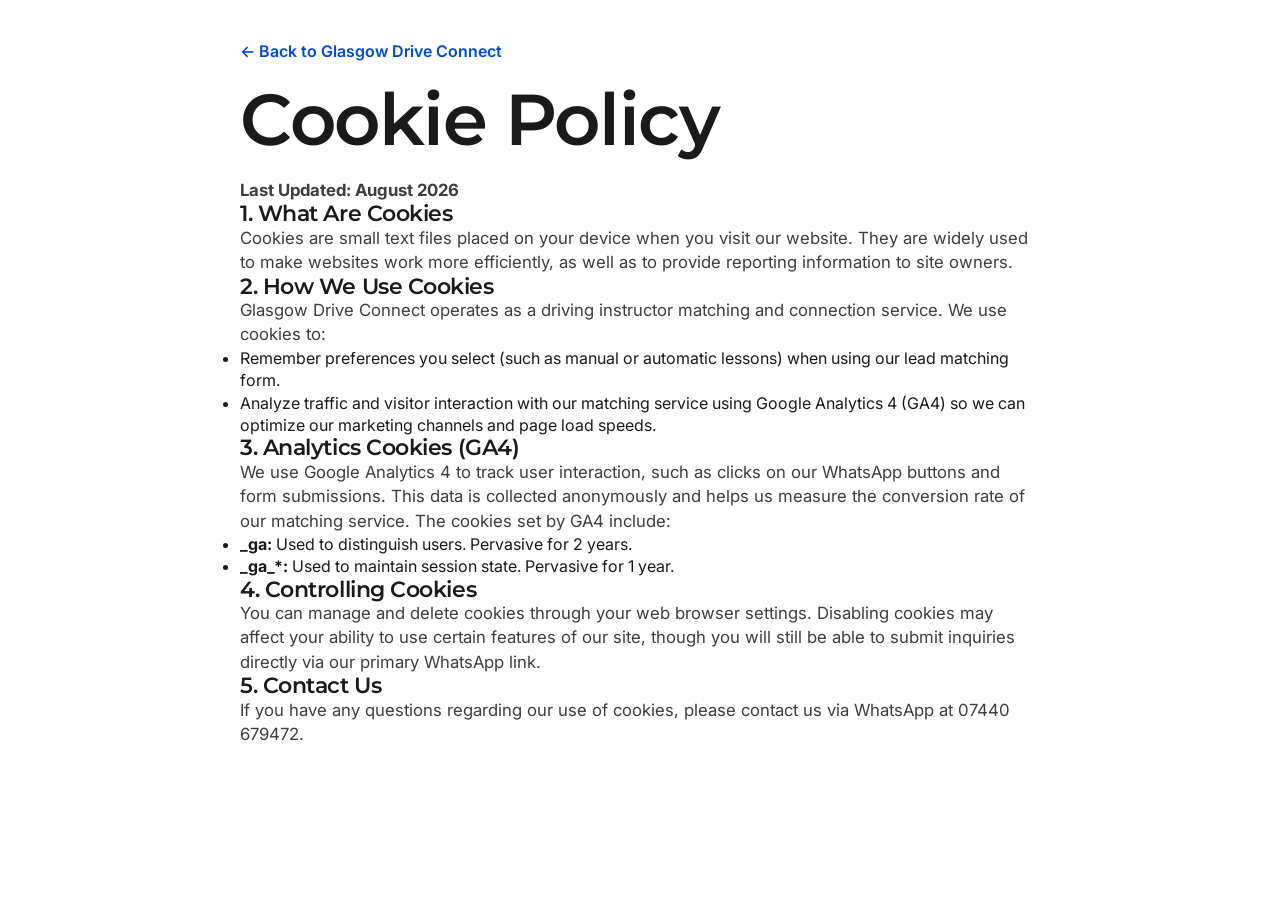
<file: cookie-policy.html>
<!DOCTYPE html>
<html lang="en">
<head>
    <meta charset="UTF-8">
    <!-- Google Analytics (GA4) -->
    <script async src="https://www.googletagmanager.com/gtag/js?id=G-8NTZB4YLBG"></script>
    <script>
      window.dataLayer = window.dataLayer || [];
      function gtag(){dataLayer.push(arguments);}
      gtag('js', new Date());
      gtag('config', 'G-8NTZB4YLBG');
    </script>
    <meta name="viewport" content="width=device-width, initial-scale=1.0">
    <title>Cookie Policy | Glasgow Drive Connect</title>
    <meta name="description" content="Cookie Policy for Glasgow Drive Connect instructor matching service.">
    <link rel="canonical" href="https://www.glasgowdriveconnect.co.uk/cookie-policy" />
    <link rel="icon" type="image/png" href="/favicon-96x96.png" sizes="96x96" />
    <link rel="icon" type="image/svg+xml" href="/favicon.svg" />
    <link rel="shortcut icon" href="/favicon.ico" />
    <link rel="apple-touch-icon" sizes="180x180" href="/apple-touch-icon.png" />
    <link rel="manifest" href="/site.webmanifest" />
    <link rel="stylesheet" href="styles.css">
</head>
<body style="background:#ffffff; color:var(--hp-ink); padding:40px 20px;">
    <div style="max-width:800px; margin:0 auto;">
        <a href="/" style="color:var(--hp-blue); font-weight:600; text-decoration:none;">← Back to Glasgow Drive Connect</a>
        <h1 style="margin-top:20px; margin-bottom:20px;">Cookie Policy</h1>
        <p><strong>Last Updated: August 2026</strong></p>

        <h3>1. What Are Cookies</h3>
        <p>Cookies are small text files placed on your device when you visit our website. They are widely used to make websites work more efficiently, as well as to provide reporting information to site owners.</p>

        <h3>2. How We Use Cookies</h3>
        <p>Glasgow Drive Connect operates as a driving instructor matching and connection service. We use cookies to:</p>
        <ul>
            <li>Remember preferences you select (such as manual or automatic lessons) when using our lead matching form.</li>
            <li>Analyze traffic and visitor interaction with our matching service using Google Analytics 4 (GA4) so we can optimize our marketing channels and page load speeds.</li>
        </ul>

        <h3>3. Analytics Cookies (GA4)</h3>
        <p>We use Google Analytics 4 to track user interaction, such as clicks on our WhatsApp buttons and form submissions. This data is collected anonymously and helps us measure the conversion rate of our matching service. The cookies set by GA4 include:</p>
        <ul>
            <li><strong>_ga:</strong> Used to distinguish users. Pervasive for 2 years.</li>
            <li><strong>_ga_*:</strong> Used to maintain session state. Pervasive for 1 year.</li>
        </ul>

        <h3>4. Controlling Cookies</h3>
        <p>You can manage and delete cookies through your web browser settings. Disabling cookies may affect your ability to use certain features of our site, though you will still be able to submit inquiries directly via our primary WhatsApp link.</p>

        <h3>5. Contact Us</h3>
        <p>If you have any questions regarding our use of cookies, please contact us via WhatsApp at 07440 679472.</p>
    </div>
</body>
</html>
</file>
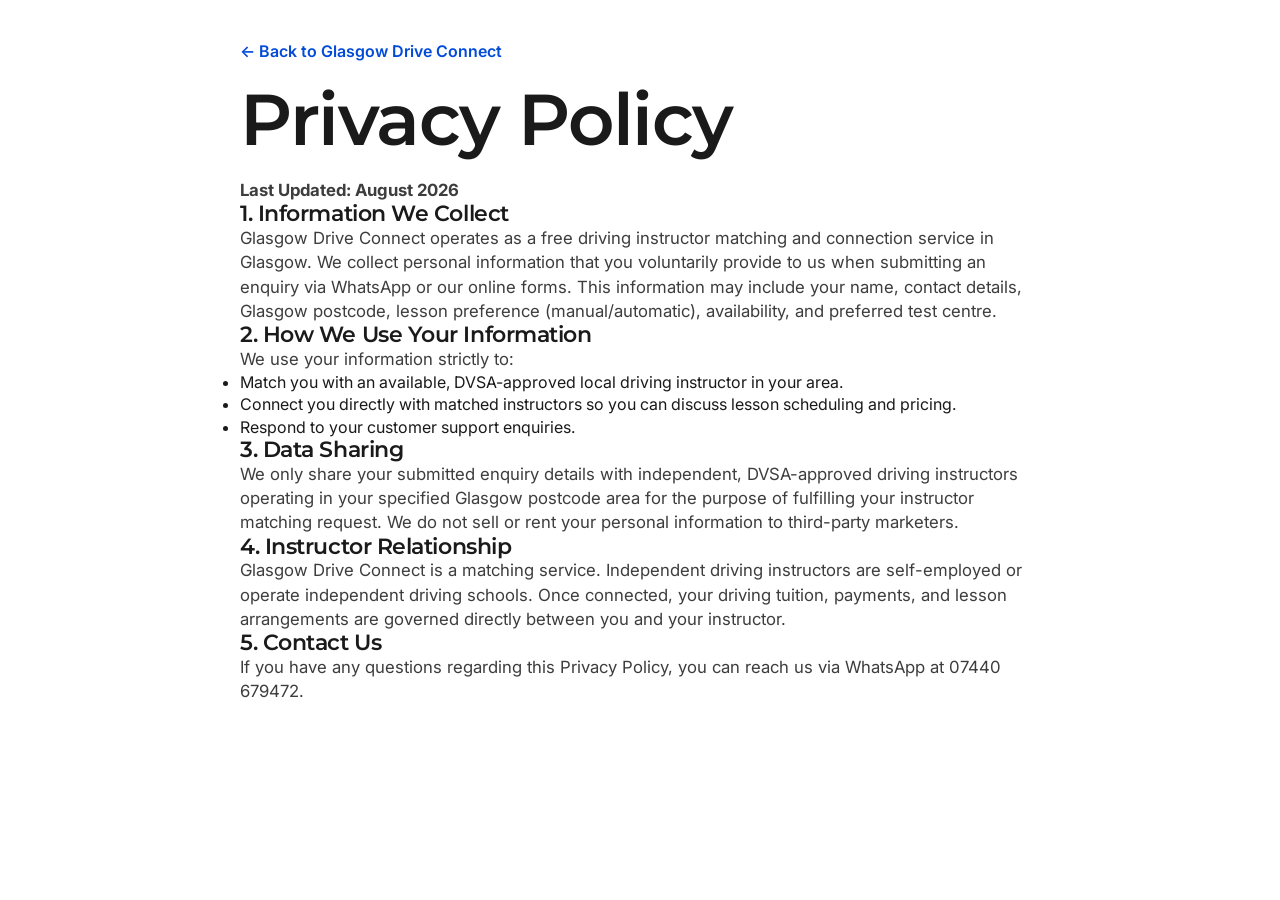
<file: privacy-policy.html>
<!DOCTYPE html>
<html lang="en">
<head>
    <meta charset="UTF-8">
    <!-- Google Analytics (GA4) -->
    <script async src="https://www.googletagmanager.com/gtag/js?id=G-8NTZB4YLBG"></script>
    <script>
      window.dataLayer = window.dataLayer || [];
      function gtag(){dataLayer.push(arguments);}
      gtag('js', new Date());
      gtag('config', 'G-8NTZB4YLBG');
    </script>
    <meta name="viewport" content="width=device-width, initial-scale=1.0">
    <title>Privacy Policy | Glasgow Drive Connect</title>
    <meta name="description" content="Privacy Policy for Glasgow Drive Connect instructor matching service.">
    <link rel="canonical" href="https://www.glasgowdriveconnect.co.uk/privacy-policy" />
    <link rel="icon" type="image/png" href="/favicon-96x96.png" sizes="96x96" />
    <link rel="icon" type="image/svg+xml" href="/favicon.svg" />
    <link rel="shortcut icon" href="/favicon.ico" />
    <link rel="apple-touch-icon" sizes="180x180" href="/apple-touch-icon.png" />
    <link rel="manifest" href="/site.webmanifest" />
    <link rel="stylesheet" href="styles.css">
</head>
<body style="background:#ffffff; color:var(--hp-ink); padding:40px 20px;">
    <div style="max-width:800px; margin:0 auto;">
        <a href="/" style="color:var(--hp-blue); font-weight:600; text-decoration:none;">← Back to Glasgow Drive Connect</a>
        <h1 style="margin-top:20px; margin-bottom:20px;">Privacy Policy</h1>
        <p><strong>Last Updated: August 2026</strong></p>

        <h3>1. Information We Collect</h3>
        <p>Glasgow Drive Connect operates as a free driving instructor matching and connection service in Glasgow. We collect personal information that you voluntarily provide to us when submitting an enquiry via WhatsApp or our online forms. This information may include your name, contact details, Glasgow postcode, lesson preference (manual/automatic), availability, and preferred test centre.</p>

        <h3>2. How We Use Your Information</h3>
        <p>We use your information strictly to:</p>
        <ul>
            <li>Match you with an available, DVSA-approved local driving instructor in your area.</li>
            <li>Connect you directly with matched instructors so you can discuss lesson scheduling and pricing.</li>
            <li>Respond to your customer support enquiries.</li>
        </ul>

        <h3>3. Data Sharing</h3>
        <p>We only share your submitted enquiry details with independent, DVSA-approved driving instructors operating in your specified Glasgow postcode area for the purpose of fulfilling your instructor matching request. We do not sell or rent your personal information to third-party marketers.</p>

        <h3>4. Instructor Relationship</h3>
        <p>Glasgow Drive Connect is a matching service. Independent driving instructors are self-employed or operate independent driving schools. Once connected, your driving tuition, payments, and lesson arrangements are governed directly between you and your instructor.</p>

        <h3>5. Contact Us</h3>
        <p>If you have any questions regarding this Privacy Policy, you can reach us via WhatsApp at 07440 679472.</p>
    </div>
</body>
</html>
</file>
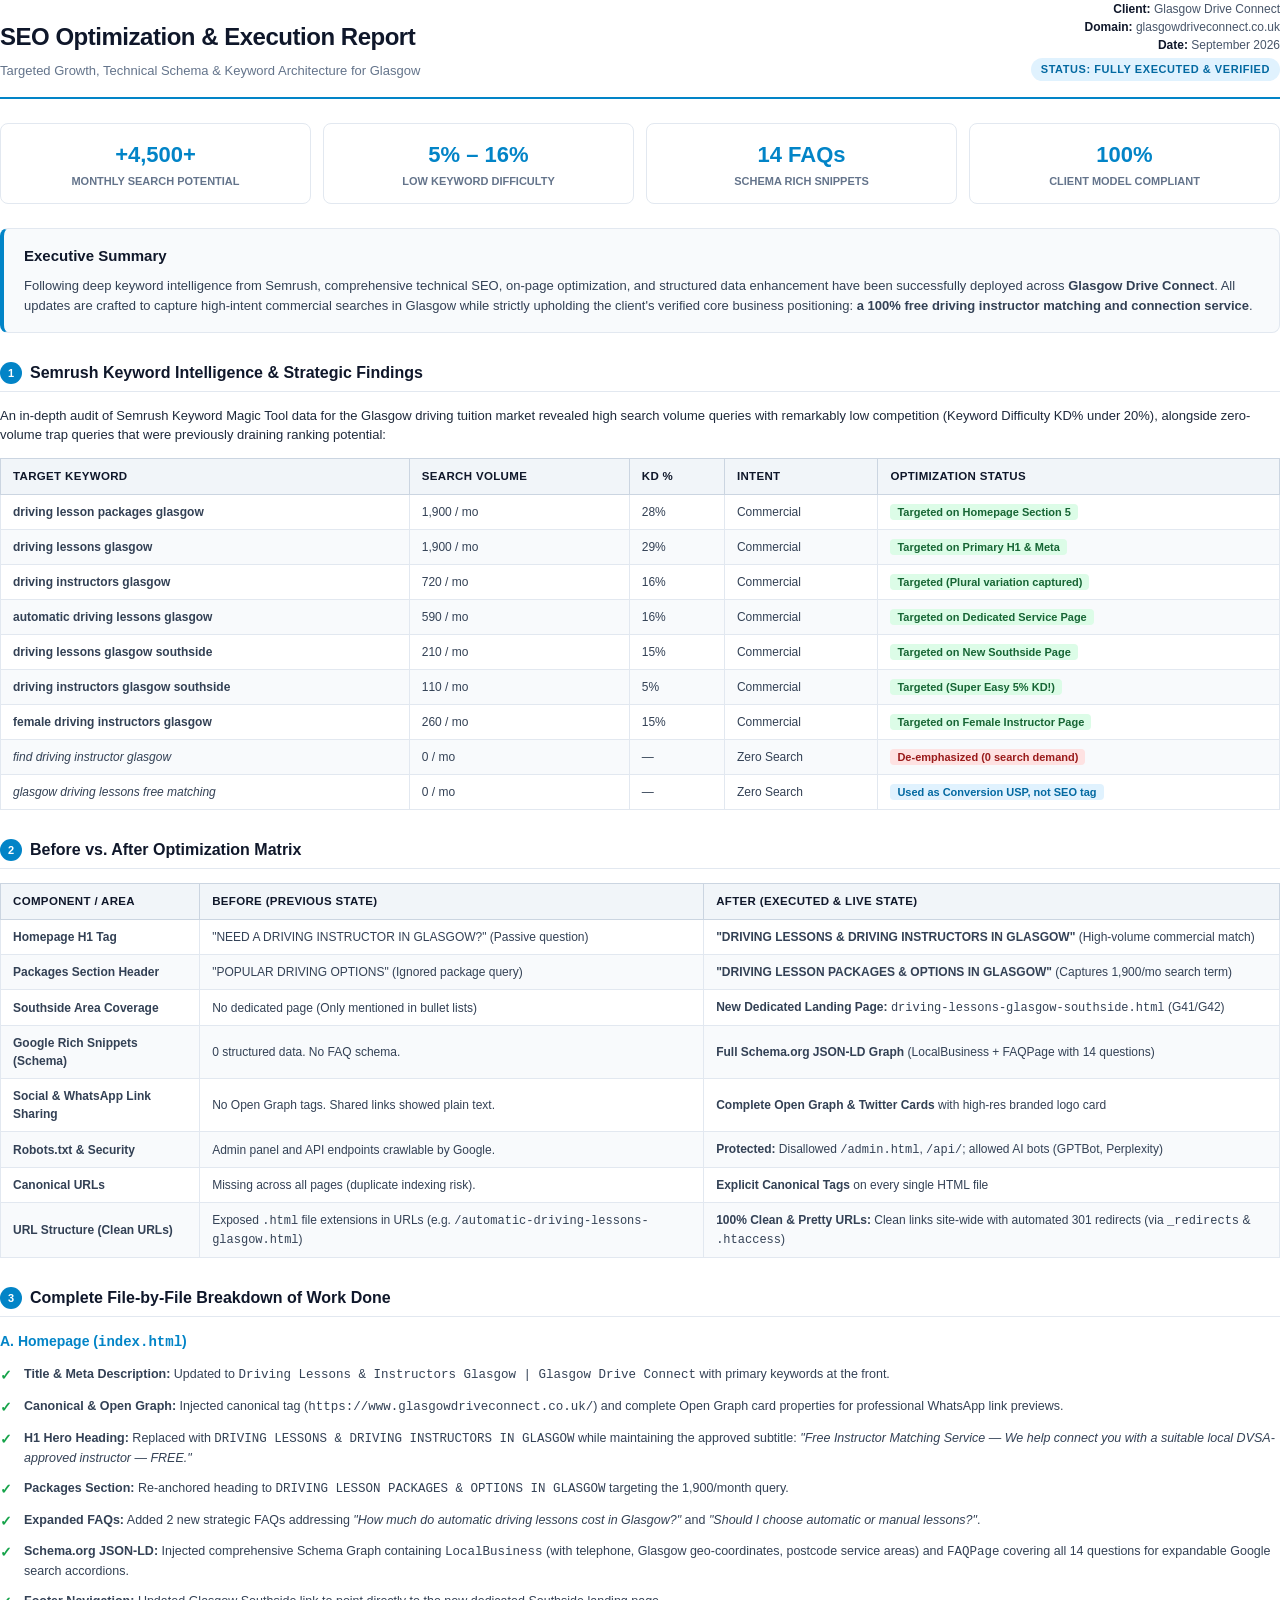
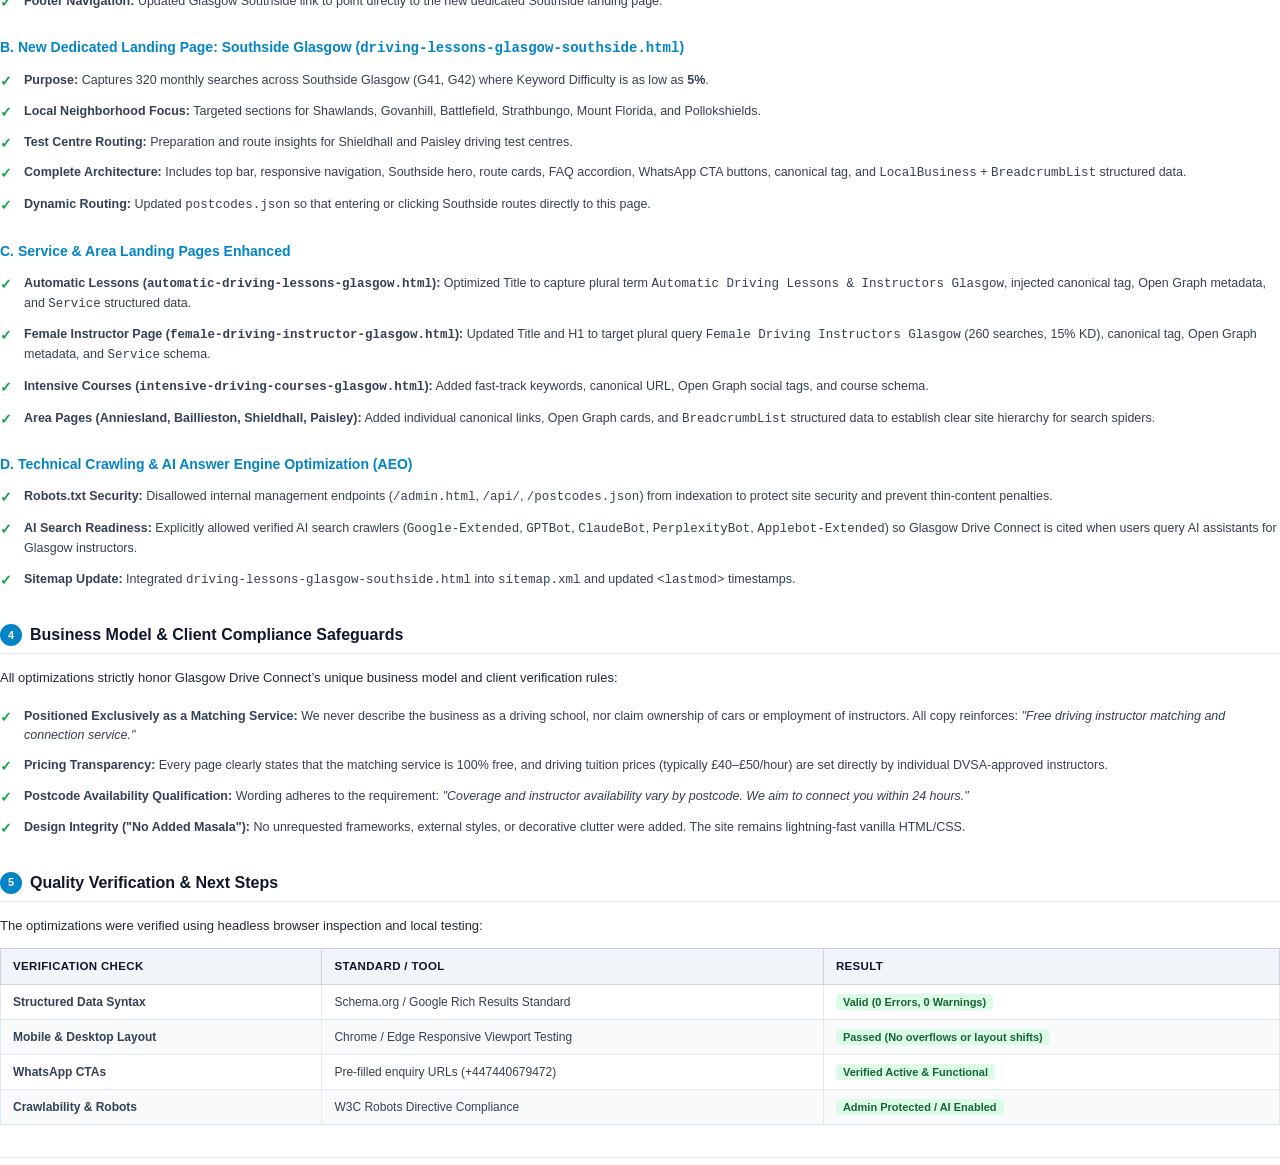
<file: report.html>
<!DOCTYPE html>
<html lang="en">
<head>
    <meta charset="UTF-8">
    <title>SEO Optimization & Execution Report — Glasgow Drive Connect</title>
    <style>
        @page {
            size: A4;
            margin: 14mm 12mm;
        }
        * {
            box-sizing: border-box;
            -webkit-print-color-adjust: exact !important;
            print-color-adjust: exact !important;
        }
        body {
            font-family: -apple-system, BlinkMacSystemFont, "Segoe UI", Roboto, Helvetica, Arial, sans-serif;
            color: #1e293b;
            line-height: 1.5;
            font-size: 13px;
            background: #ffffff;
            margin: 0;
            padding: 0;
        }
        
        /* Header Banner */
        .report-header {
            border-bottom: 2px solid #0284c7;
            padding-bottom: 16px;
            margin-bottom: 24px;
            display: flex;
            justify-content: space-between;
            align-items: flex-end;
        }
        .report-title h1 {
            font-size: 24px;
            font-weight: 800;
            color: #0f172a;
            margin: 0 0 6px 0;
            letter-spacing: -0.02em;
        }
        .report-title p {
            margin: 0;
            color: #64748b;
            font-size: 13px;
            font-weight: 500;
        }
        .report-meta {
            text-align: right;
            font-size: 12px;
            color: #475569;
        }
        .report-meta strong {
            color: #0f172a;
        }
        .badge-status {
            display: inline-block;
            background: #e0f2fe;
            color: #0369a1;
            font-weight: 700;
            padding: 3px 10px;
            border-radius: 999px;
            font-size: 11px;
            text-transform: uppercase;
            letter-spacing: 0.05em;
            margin-top: 4px;
        }

        /* Executive Summary Callout */
        .exec-callout {
            background: #f8fafc;
            border: 1px solid #e2e8f0;
            border-left: 4px solid #0284c7;
            border-radius: 8px;
            padding: 16px 20px;
            margin-bottom: 24px;
        }
        .exec-callout h3 {
            margin: 0 0 8px 0;
            color: #0f172a;
            font-size: 15px;
            font-weight: 700;
        }
        .exec-callout p {
            margin: 0;
            color: #334155;
            font-size: 13px;
            line-height: 1.55;
        }

        /* Section Headings */
        h2 {
            font-size: 16px;
            font-weight: 700;
            color: #0f172a;
            border-bottom: 1px solid #e2e8f0;
            padding-bottom: 6px;
            margin-top: 28px;
            margin-bottom: 14px;
            display: flex;
            align-items: center;
            gap: 8px;
        }
        h2 span.num {
            background: #0284c7;
            color: #ffffff;
            width: 22px;
            height: 22px;
            border-radius: 50%;
            display: inline-flex;
            align-items: center;
            justify-content: center;
            font-size: 11px;
            font-weight: 800;
        }

        /* Tables */
        table {
            width: 100%;
            border-collapse: collapse;
            margin-bottom: 18px;
            font-size: 12px;
        }
        th {
            background: #f1f5f9;
            color: #0f172a;
            font-weight: 700;
            text-align: left;
            padding: 9px 12px;
            border: 1px solid #cbd5e1;
            font-size: 11.5px;
            text-transform: uppercase;
            letter-spacing: 0.03em;
        }
        td {
            padding: 8px 12px;
            border: 1px solid #e2e8f0;
            vertical-align: middle;
            color: #334155;
        }
        tr:nth-child(even) td {
            background: #f8fafc;
        }
        .badge-green {
            background: #dcfce7;
            color: #166534;
            padding: 2px 7px;
            border-radius: 4px;
            font-weight: 600;
            font-size: 11px;
        }
        .badge-blue {
            background: #e0f2fe;
            color: #0369a1;
            padding: 2px 7px;
            border-radius: 4px;
            font-weight: 600;
            font-size: 11px;
        }
        .badge-red {
            background: #fee2e2;
            color: #991b1b;
            padding: 2px 7px;
            border-radius: 4px;
            font-weight: 600;
            font-size: 11px;
        }

        /* Metric Grid Cards */
        .metric-grid {
            display: grid;
            grid-template-columns: repeat(4, 1fr);
            gap: 12px;
            margin-bottom: 24px;
        }
        .metric-card {
            background: #ffffff;
            border: 1px solid #e2e8f0;
            border-radius: 8px;
            padding: 14px;
            text-align: center;
        }
        .metric-value {
            font-size: 22px;
            font-weight: 800;
            color: #0284c7;
            margin-bottom: 2px;
        }
        .metric-label {
            font-size: 11px;
            font-weight: 600;
            color: #64748b;
            text-transform: uppercase;
        }

        /* Page break utilities */
        .page-break {
            page-break-before: always;
        }
        .avoid-break {
            page-break-inside: avoid;
        }

        /* Checklists */
        .check-list {
            list-style: none;
            padding-left: 0;
            margin: 0 0 16px 0;
        }
        .check-list li {
            padding: 6px 0;
            padding-left: 24px;
            position: relative;
            color: #334155;
            font-size: 12.5px;
        }
        .check-list li::before {
            content: "✓";
            position: absolute;
            left: 0;
            color: #16a34a;
            font-weight: 900;
            font-size: 14px;
        }

        .footer-note {
            margin-top: 32px;
            padding-top: 12px;
            border-top: 1px solid #e2e8f0;
            font-size: 11px;
            color: #94a3b8;
            display: flex;
            justify-content: space-between;
        }
    </style>
</head>
<body>

    <!-- Header -->
    <div class="report-header">
        <div class="report-title">
            <h1>SEO Optimization & Execution Report</h1>
            <p>Targeted Growth, Technical Schema & Keyword Architecture for Glasgow</p>
        </div>
        <div class="report-meta">
            <div><strong>Client:</strong> Glasgow Drive Connect</div>
            <div><strong>Domain:</strong> glasgowdriveconnect.co.uk</div>
            <div><strong>Date:</strong> September 2026</div>
            <div class="badge-status">Status: Fully Executed & Verified</div>
        </div>
    </div>

    <!-- Metric High Level Summary -->
    <div class="metric-grid">
        <div class="metric-card">
            <div class="metric-value">+4,500+</div>
            <div class="metric-label">Monthly Search Potential</div>
        </div>
        <div class="metric-card">
            <div class="metric-value">5% – 16%</div>
            <div class="metric-label">Low Keyword Difficulty</div>
        </div>
        <div class="metric-card">
            <div class="metric-value">14 FAQs</div>
            <div class="metric-label">Schema Rich Snippets</div>
        </div>
        <div class="metric-card">
            <div class="metric-value">100%</div>
            <div class="metric-label">Client Model Compliant</div>
        </div>
    </div>

    <!-- Executive Summary -->
    <div class="exec-callout">
        <h3>Executive Summary</h3>
        <p>
            Following deep keyword intelligence from Semrush, comprehensive technical SEO, on-page optimization, and structured data enhancement have been successfully deployed across <strong>Glasgow Drive Connect</strong>. All updates are crafted to capture high-intent commercial searches in Glasgow while strictly upholding the client's verified core business positioning: <strong>a 100% free driving instructor matching and connection service</strong>.
        </p>
    </div>

    <!-- Section 1: Semrush Intelligence -->
    <div class="avoid-break">
        <h2><span class="num">1</span> Semrush Keyword Intelligence & Strategic Findings</h2>
        <p>
            An in-depth audit of Semrush Keyword Magic Tool data for the Glasgow driving tuition market revealed high search volume queries with remarkably low competition (Keyword Difficulty KD% under 20%), alongside zero-volume trap queries that were previously draining ranking potential:
        </p>
        <table>
            <thead>
                <tr>
                    <th>Target Keyword</th>
                    <th>Search Volume</th>
                    <th>KD %</th>
                    <th>Intent</th>
                    <th>Optimization Status</th>
                </tr>
            </thead>
            <tbody>
                <tr>
                    <td><strong>driving lesson packages glasgow</strong></td>
                    <td>1,900 / mo</td>
                    <td>28%</td>
                    <td>Commercial</td>
                    <td><span class="badge-green">Targeted on Homepage Section 5</span></td>
                </tr>
                <tr>
                    <td><strong>driving lessons glasgow</strong></td>
                    <td>1,900 / mo</td>
                    <td>29%</td>
                    <td>Commercial</td>
                    <td><span class="badge-green">Targeted on Primary H1 & Meta</span></td>
                </tr>
                <tr>
                    <td><strong>driving instructors glasgow</strong></td>
                    <td>720 / mo</td>
                    <td>16%</td>
                    <td>Commercial</td>
                    <td><span class="badge-green">Targeted (Plural variation captured)</span></td>
                </tr>
                <tr>
                    <td><strong>automatic driving lessons glasgow</strong></td>
                    <td>590 / mo</td>
                    <td>16%</td>
                    <td>Commercial</td>
                    <td><span class="badge-green">Targeted on Dedicated Service Page</span></td>
                </tr>
                <tr>
                    <td><strong>driving lessons glasgow southside</strong></td>
                    <td>210 / mo</td>
                    <td>15%</td>
                    <td>Commercial</td>
                    <td><span class="badge-green">Targeted on New Southside Page</span></td>
                </tr>
                <tr>
                    <td><strong>driving instructors glasgow southside</strong></td>
                    <td>110 / mo</td>
                    <td>5%</td>
                    <td>Commercial</td>
                    <td><span class="badge-green">Targeted (Super Easy 5% KD!)</span></td>
                </tr>
                <tr>
                    <td><strong>female driving instructors glasgow</strong></td>
                    <td>260 / mo</td>
                    <td>15%</td>
                    <td>Commercial</td>
                    <td><span class="badge-green">Targeted on Female Instructor Page</span></td>
                </tr>
                <tr>
                    <td><em>find driving instructor glasgow</em></td>
                    <td>0 / mo</td>
                    <td>—</td>
                    <td>Zero Search</td>
                    <td><span class="badge-red">De-emphasized (0 search demand)</span></td>
                </tr>
                <tr>
                    <td><em>glasgow driving lessons free matching</em></td>
                    <td>0 / mo</td>
                    <td>—</td>
                    <td>Zero Search</td>
                    <td><span class="badge-blue">Used as Conversion USP, not SEO tag</span></td>
                </tr>
            </tbody>
        </table>
    </div>

    <!-- Section 2: Before vs After -->
    <div class="avoid-break">
        <h2><span class="num">2</span> Before vs. After Optimization Matrix</h2>
        <table>
            <thead>
                <tr>
                    <th>Component / Area</th>
                    <th>Before (Previous State)</th>
                    <th>After (Executed & Live State)</th>
                </tr>
            </thead>
            <tbody>
                <tr>
                    <td><strong>Homepage H1 Tag</strong></td>
                    <td>"NEED A DRIVING INSTRUCTOR IN GLASGOW?" (Passive question)</td>
                    <td><strong>"DRIVING LESSONS & DRIVING INSTRUCTORS IN GLASGOW"</strong> (High-volume commercial match)</td>
                </tr>
                <tr>
                    <td><strong>Packages Section Header</strong></td>
                    <td>"POPULAR DRIVING OPTIONS" (Ignored package query)</td>
                    <td><strong>"DRIVING LESSON PACKAGES & OPTIONS IN GLASGOW"</strong> (Captures 1,900/mo search term)</td>
                </tr>
                <tr>
                    <td><strong>Southside Area Coverage</strong></td>
                    <td>No dedicated page (Only mentioned in bullet lists)</td>
                    <td><strong>New Dedicated Landing Page:</strong> <code>driving-lessons-glasgow-southside.html</code> (G41/G42)</td>
                </tr>
                <tr>
                    <td><strong>Google Rich Snippets (Schema)</strong></td>
                    <td>0 structured data. No FAQ schema.</td>
                    <td><strong>Full Schema.org JSON-LD Graph</strong> (LocalBusiness + FAQPage with 14 questions)</td>
                </tr>
                <tr>
                    <td><strong>Social & WhatsApp Link Sharing</strong></td>
                    <td>No Open Graph tags. Shared links showed plain text.</td>
                    <td><strong>Complete Open Graph & Twitter Cards</strong> with high-res branded logo card</td>
                </tr>
                <tr>
                    <td><strong>Robots.txt & Security</strong></td>
                    <td>Admin panel and API endpoints crawlable by Google.</td>
                    <td><strong>Protected:</strong> Disallowed <code>/admin.html</code>, <code>/api/</code>; allowed AI bots (GPTBot, Perplexity)</td>
                </tr>
                <tr>
                    <td><strong>Canonical URLs</strong></td>
                    <td>Missing across all pages (duplicate indexing risk).</td>
                    <td><strong>Explicit Canonical Tags</strong> on every single HTML file</td>
                </tr>
                <tr>
                    <td><strong>URL Structure (Clean URLs)</strong></td>
                    <td>Exposed <code>.html</code> file extensions in URLs (e.g. <code>/automatic-driving-lessons-glasgow.html</code>)</td>
                    <td><strong>100% Clean & Pretty URLs:</strong> Clean links site-wide with automated 301 redirects (via <code>_redirects</code> & <code>.htaccess</code>)</td>
                </tr>
            </tbody>
        </table>
    </div>

    <!-- Page Break for Clean Printing -->
    <div class="page-break"></div>

    <!-- Section 3: Detailed Breakdown of Work -->
    <div>
        <h2><span class="num">3</span> Complete File-by-File Breakdown of Work Done</h2>
        
        <div class="avoid-break" style="margin-bottom: 20px;">
            <h3 style="margin: 0 0 6px 0; color: #0284c7; font-size: 14px;">A. Homepage (<code>index.html</code>)</h3>
            <ul class="check-list">
                <li><strong>Title & Meta Description:</strong> Updated to <code>Driving Lessons & Instructors Glasgow | Glasgow Drive Connect</code> with primary keywords at the front.</li>
                <li><strong>Canonical & Open Graph:</strong> Injected canonical tag (<code>https://www.glasgowdriveconnect.co.uk/</code>) and complete Open Graph card properties for professional WhatsApp link previews.</li>
                <li><strong>H1 Hero Heading:</strong> Replaced with <code>DRIVING LESSONS & DRIVING INSTRUCTORS IN GLASGOW</code> while maintaining the approved subtitle: <em>"Free Instructor Matching Service — We help connect you with a suitable local DVSA-approved instructor — FREE."</em></li>
                <li><strong>Packages Section:</strong> Re-anchored heading to <code>DRIVING LESSON PACKAGES & OPTIONS IN GLASGOW</code> targeting the 1,900/month query.</li>
                <li><strong>Expanded FAQs:</strong> Added 2 new strategic FAQs addressing <em>"How much do automatic driving lessons cost in Glasgow?"</em> and <em>"Should I choose automatic or manual lessons?"</em>.</li>
                <li><strong>Schema.org JSON-LD:</strong> Injected comprehensive Schema Graph containing <code>LocalBusiness</code> (with telephone, Glasgow geo-coordinates, postcode service areas) and <code>FAQPage</code> covering all 14 questions for expandable Google search accordions.</li>
                <li><strong>Footer Navigation:</strong> Updated Glasgow Southside link to point directly to the new dedicated Southside landing page.</li>
            </ul>
        </div>

        <div class="avoid-break" style="margin-bottom: 20px;">
            <h3 style="margin: 0 0 6px 0; color: #0284c7; font-size: 14px;">B. New Dedicated Landing Page: Southside Glasgow (<code>driving-lessons-glasgow-southside.html</code>)</h3>
            <ul class="check-list">
                <li><strong>Purpose:</strong> Captures 320 monthly searches across Southside Glasgow (G41, G42) where Keyword Difficulty is as low as <strong>5%</strong>.</li>
                <li><strong>Local Neighborhood Focus:</strong> Targeted sections for Shawlands, Govanhill, Battlefield, Strathbungo, Mount Florida, and Pollokshields.</li>
                <li><strong>Test Centre Routing:</strong> Preparation and route insights for Shieldhall and Paisley driving test centres.</li>
                <li><strong>Complete Architecture:</strong> Includes top bar, responsive navigation, Southside hero, route cards, FAQ accordion, WhatsApp CTA buttons, canonical tag, and <code>LocalBusiness</code> + <code>BreadcrumbList</code> structured data.</li>
                <li><strong>Dynamic Routing:</strong> Updated <code>postcodes.json</code> so that entering or clicking Southside routes directly to this page.</li>
            </ul>
        </div>

        <div class="avoid-break" style="margin-bottom: 20px;">
            <h3 style="margin: 0 0 6px 0; color: #0284c7; font-size: 14px;">C. Service & Area Landing Pages Enhanced</h3>
            <ul class="check-list">
                <li><strong>Automatic Lessons (<code>automatic-driving-lessons-glasgow.html</code>):</strong> Optimized Title to capture plural term <code>Automatic Driving Lessons & Instructors Glasgow</code>, injected canonical tag, Open Graph metadata, and <code>Service</code> structured data.</li>
                <li><strong>Female Instructor Page (<code>female-driving-instructor-glasgow.html</code>):</strong> Updated Title and H1 to target plural query <code>Female Driving Instructors Glasgow</code> (260 searches, 15% KD), canonical tag, Open Graph metadata, and <code>Service</code> schema.</li>
                <li><strong>Intensive Courses (<code>intensive-driving-courses-glasgow.html</code>):</strong> Added fast-track keywords, canonical URL, Open Graph social tags, and course schema.</li>
                <li><strong>Area Pages (Anniesland, Baillieston, Shieldhall, Paisley):</strong> Added individual canonical links, Open Graph cards, and <code>BreadcrumbList</code> structured data to establish clear site hierarchy for search spiders.</li>
            </ul>
        </div>

        <div class="avoid-break">
            <h3 style="margin: 0 0 6px 0; color: #0284c7; font-size: 14px;">D. Technical Crawling & AI Answer Engine Optimization (AEO)</h3>
            <ul class="check-list">
                <li><strong>Robots.txt Security:</strong> Disallowed internal management endpoints (<code>/admin.html</code>, <code>/api/</code>, <code>/postcodes.json</code>) from indexation to protect site security and prevent thin-content penalties.</li>
                <li><strong>AI Search Readiness:</strong> Explicitly allowed verified AI search crawlers (<code>Google-Extended</code>, <code>GPTBot</code>, <code>ClaudeBot</code>, <code>PerplexityBot</code>, <code>Applebot-Extended</code>) so Glasgow Drive Connect is cited when users query AI assistants for Glasgow instructors.</li>
                <li><strong>Sitemap Update:</strong> Integrated <code>driving-lessons-glasgow-southside.html</code> into <code>sitemap.xml</code> and updated <code>&lt;lastmod&gt;</code> timestamps.</li>
            </ul>
        </div>
    </div>

    <!-- Section 4: Business Model & Compliance -->
    <div class="avoid-break">
        <h2><span class="num">4</span> Business Model & Client Compliance Safeguards</h2>
        <p>
            All optimizations strictly honor Glasgow Drive Connect’s unique business model and client verification rules:
        </p>
        <ul class="check-list">
            <li><strong>Positioned Exclusively as a Matching Service:</strong> We never describe the business as a driving school, nor claim ownership of cars or employment of instructors. All copy reinforces: <em>"Free driving instructor matching and connection service."</em></li>
            <li><strong>Pricing Transparency:</strong> Every page clearly states that the matching service is 100% free, and driving tuition prices (typically £40–£50/hour) are set directly by individual DVSA-approved instructors.</li>
            <li><strong>Postcode Availability Qualification:</strong> Wording adheres to the requirement: <em>"Coverage and instructor availability vary by postcode. We aim to connect you within 24 hours."</em></li>
            <li><strong>Design Integrity ("No Added Masala"):</strong> No unrequested frameworks, external styles, or decorative clutter were added. The site remains lightning-fast vanilla HTML/CSS.</li>
        </ul>
    </div>

    <!-- Section 5: Verification & Results -->
    <div class="avoid-break">
        <h2><span class="num">5</span> Quality Verification & Next Steps</h2>
        <p>
            The optimizations were verified using headless browser inspection and local testing:
        </p>
        <table>
            <thead>
                <tr>
                    <th>Verification Check</th>
                    <th>Standard / Tool</th>
                    <th>Result</th>
                </tr>
            </thead>
            <tbody>
                <tr>
                    <td><strong>Structured Data Syntax</strong></td>
                    <td>Schema.org / Google Rich Results Standard</td>
                    <td><span class="badge-green">Valid (0 Errors, 0 Warnings)</span></td>
                </tr>
                <tr>
                    <td><strong>Mobile & Desktop Layout</strong></td>
                    <td>Chrome / Edge Responsive Viewport Testing</td>
                    <td><span class="badge-green">Passed (No overflows or layout shifts)</span></td>
                </tr>
                <tr>
                    <td><strong>WhatsApp CTAs</strong></td>
                    <td>Pre-filled enquiry URLs (+447440679472)</td>
                    <td><span class="badge-green">Verified Active & Functional</span></td>
                </tr>
                <tr>
                    <td><strong>Crawlability & Robots</strong></td>
                    <td>W3C Robots Directive Compliance</td>
                    <td><span class="badge-green">Admin Protected / AI Enabled</span></td>
                </tr>
            </tbody>
        </table>
    </div>

    <!-- Footer -->
    <div class="footer-note">
        <div>Glasgow Drive Connect — Organic Growth & SEO Execution Report</div>
        <div>Generated: September 2026 | Prepared for Client Review</div>
    </div>

</body>
</html>
</file>
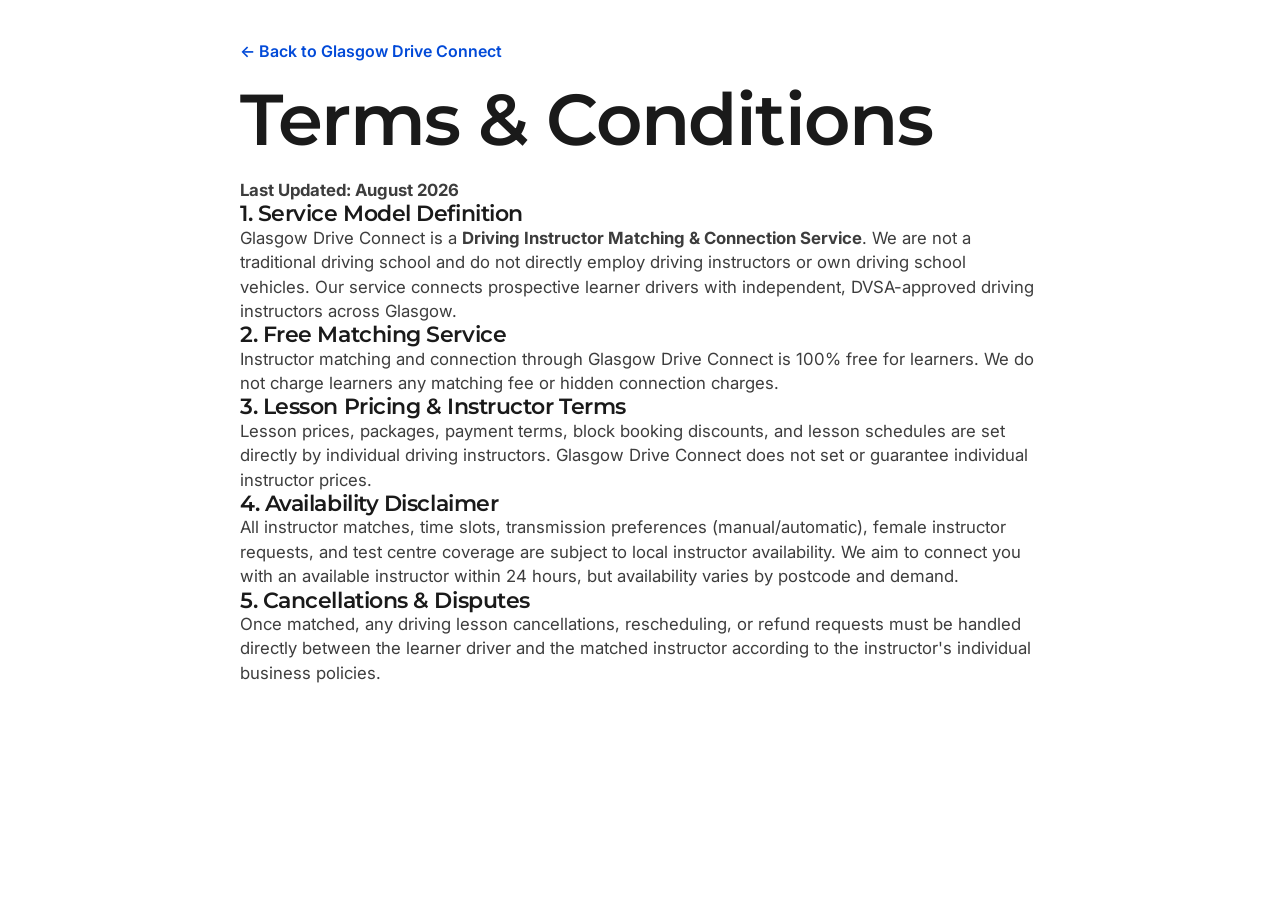
<file: terms.html>
<!DOCTYPE html>
<html lang="en">
<head>
    <meta charset="UTF-8">
    <!-- Google Analytics (GA4) -->
    <script async src="https://www.googletagmanager.com/gtag/js?id=G-8NTZB4YLBG"></script>
    <script>
      window.dataLayer = window.dataLayer || [];
      function gtag(){dataLayer.push(arguments);}
      gtag('js', new Date());
      gtag('config', 'G-8NTZB4YLBG');
    </script>
    <meta name="viewport" content="width=device-width, initial-scale=1.0">
    <title>Terms & Conditions | Glasgow Drive Connect</title>
    <meta name="description" content="Terms and Conditions for Glasgow Drive Connect instructor matching service.">
    <link rel="canonical" href="https://www.glasgowdriveconnect.co.uk/terms" />
    <link rel="icon" type="image/png" href="/favicon-96x96.png" sizes="96x96" />
    <link rel="icon" type="image/svg+xml" href="/favicon.svg" />
    <link rel="shortcut icon" href="/favicon.ico" />
    <link rel="apple-touch-icon" sizes="180x180" href="/apple-touch-icon.png" />
    <link rel="manifest" href="/site.webmanifest" />
    <link rel="stylesheet" href="styles.css">
</head>
<body style="background:#ffffff; color:var(--hp-ink); padding:40px 20px;">
    <div style="max-width:800px; margin:0 auto;">
        <a href="/" style="color:var(--hp-blue); font-weight:600; text-decoration:none;">← Back to Glasgow Drive Connect</a>
        <h1 style="margin-top:20px; margin-bottom:20px;">Terms & Conditions</h1>
        <p><strong>Last Updated: August 2026</strong></p>

        <h3>1. Service Model Definition</h3>
        <p>Glasgow Drive Connect is a <strong>Driving Instructor Matching & Connection Service</strong>. We are not a traditional driving school and do not directly employ driving instructors or own driving school vehicles. Our service connects prospective learner drivers with independent, DVSA-approved driving instructors across Glasgow.</p>

        <h3>2. Free Matching Service</h3>
        <p>Instructor matching and connection through Glasgow Drive Connect is 100% free for learners. We do not charge learners any matching fee or hidden connection charges.</p>

        <h3>3. Lesson Pricing & Instructor Terms</h3>
        <p>Lesson prices, packages, payment terms, block booking discounts, and lesson schedules are set directly by individual driving instructors. Glasgow Drive Connect does not set or guarantee individual instructor prices.</p>

        <h3>4. Availability Disclaimer</h3>
        <p>All instructor matches, time slots, transmission preferences (manual/automatic), female instructor requests, and test centre coverage are subject to local instructor availability. We aim to connect you with an available instructor within 24 hours, but availability varies by postcode and demand.</p>

        <h3>5. Cancellations & Disputes</h3>
        <p>Once matched, any driving lesson cancellations, rescheduling, or refund requests must be handled directly between the learner driver and the matched instructor according to the instructor's individual business policies.</p>
    </div>
</body>
</html>
</file>
<file: styles.css>
/* -------------------------------------------------------------
 * HP EXACT THEME & LAYOUT ENGINE (DESIGN.md + Official Screenshots)
 * ------------------------------------------------------------- */

@import url('https://fonts.googleapis.com/css2?family=Inter:wght@400;500;600;700;800&family=Montserrat:wght@500;600;700;800&display=swap');

:root {
  /* HP Official Color Tokens */
  --hp-blue: #024ad8;
  --hp-blue-bright: #296ef9;
  --hp-blue-deep: #0e3191;
  --hp-ink: #1a1a1a;
  --hp-ink-soft: #292929;
  --hp-canvas: #ffffff;
  --hp-cloud: #f7f7f7;
  --hp-fog: #e8e8e8;
  --hp-steel: #c2c2c2;
  --hp-charcoal: #3d3d3d;
  --hp-graphite: #636363;
  
  --whatsapp-green: #25D366;
  --whatsapp-green-hover: #1EBE5D;

  --font-heading: 'Montserrat', 'Inter', sans-serif;
  --font-body: 'Inter', sans-serif;
}

*, *::before, *::after {
  box-sizing: border-box;
  margin: 0;
  padding: 0;
}

html, body {
  overflow-x: clip;
  width: 100%;
  min-width: 0;
}

body {
  background-color: var(--hp-canvas);
  color: var(--hp-ink);
  font-family: var(--font-body);
  line-height: 1.4;
  -webkit-font-smoothing: antialiased;
}

.container {
  width: 92%;
  max-width: 1366px;
  margin: 0 auto;
}

.section-padding {
  padding: 80px 0;
}

@media (max-width: 768px) {
  .section-padding {
    padding: 48px 0;
  }
}

/* Typography Scale */
h1, h2, h3, h4, h5, h6 {
  font-family: var(--font-heading);
  color: var(--hp-ink);
  font-weight: 500;
  line-height: 1.05;
  letter-spacing: -0.02em;
}

h1 { font-size: clamp(2.4rem, 6.5vw, 4.5rem); font-weight: 600; color: var(--hp-ink); }
h2 { font-size: clamp(1.8rem, 4vw, 2.8rem); font-weight: 500; text-align: center; margin-bottom: 36px; }
h3 { font-size: clamp(1.1rem, 2.5vw, 1.4rem); font-weight: 600; }

p {
  color: var(--hp-charcoal);
  font-size: 1.05rem;
  line-height: 1.45;
}

/* HP Button System (From Screenshots: Solid Black, Outline, Blue Primary) */
.btn-hp-black {
  display: inline-flex;
  align-items: center;
  justify-content: center;
  gap: 8px;
  padding: 12px 24px;
  min-height: 44px;
  height: auto;
  line-height: 1.4;
  background: var(--hp-ink);
  color: #ffffff;
  font-family: var(--font-body);
  font-weight: 600;
  font-size: 14px;
  border: 1px solid var(--hp-ink);
  border-radius: 4px;
  text-decoration: none;
  cursor: pointer;
  transition: all 0.2s ease;
}

.btn-hp-black:hover {
  background: #333333;
}

.btn-hp-outline {
  display: inline-flex;
  align-items: center;
  justify-content: center;
  gap: 8px;
  padding: 12px 28px;
  min-height: 44px;
  height: auto;
  line-height: 1.4;
  background: #ffffff;
  color: var(--hp-ink);
  font-family: var(--font-body);
  font-weight: 600;
  font-size: 14px;
  border: 1px solid var(--hp-ink);
  border-radius: 4px;
  text-decoration: none;
  cursor: pointer;
  transition: all 0.2s ease;
}

.btn-hp-outline:hover {
  background: var(--hp-cloud);
}

.btn-hp-blue {
  display: inline-flex;
  align-items: center;
  justify-content: center;
  gap: 8px;
  padding: 12px 28px;
  min-height: 44px;
  height: auto;
  line-height: 1.4;
  background: var(--hp-blue);
  color: #ffffff;
  font-family: var(--font-body);
  font-weight: 600;
  font-size: 14px;
  border: none;
  border-radius: 4px;
  text-decoration: none;
  cursor: pointer;
  transition: all 0.2s ease;
}

.btn-hp-blue:hover {
  background: var(--hp-blue-deep);
}

.btn-whatsapp {
  display: inline-flex;
  align-items: center;
  justify-content: center;
  gap: 8px;
  padding: 12px 28px;
  min-height: 44px;
  height: auto;
  line-height: 1.4;
  background: var(--whatsapp-green);
  color: #ffffff;
  font-family: var(--font-body);
  font-weight: 600;
  font-size: 14px;
  border: none;
  border-radius: 4px;
  text-decoration: none;
  cursor: pointer;
  transition: all 0.2s ease;
}

.btn-whatsapp:hover {
  background: var(--whatsapp-green-hover);
}

/* HP Utility Top Bar */
.hp-topbar {
  background: #ffffff;
  border-bottom: 1px solid var(--hp-fog);
  padding: 8px 0;
  font-size: 13px;
  color: var(--hp-graphite);
}

.hp-topbar-flex {
  display: flex;
  justify-content: space-between;
  align-items: center;
}

@media (max-width: 900px) {
  .hp-topbar {
    display: none !important;
  }
}

/* Official Brand Logo Styling (Horizontal Airbnb Style Wordmark) */
.site-logo-img, .hp-logo img {
  height: 48px;
  max-height: 48px;
  width: auto;
  object-fit: contain;
  display: block;
  mix-blend-mode: multiply;
}

@media (max-width: 480px) {
  .site-logo-img, .hp-logo img {
    height: 36px;
    max-height: 36px;
  }
}

/* Main Navigation Header */
.hp-main-header {
  background: #ffffff;
  border-bottom: 1px solid var(--hp-fog);
  padding: 14px 0;
  position: sticky;
  top: 0;
  z-index: 1000;
  box-shadow: 0 2px 10px rgba(0, 0, 0, 0.04);
}

.hp-header-flex {
  display: flex;
  align-items: center;
  justify-content: space-between;
  gap: 20px;
}

.hp-nav-links {
  display: flex;
  align-items: center;
  gap: 20px;
  list-style: none;
  margin: 0;
  padding: 0;
}

.hp-nav-links a {
  color: var(--hp-ink);
  font-size: 13px;
  font-weight: 600;
  text-decoration: none;
  text-transform: uppercase;
  letter-spacing: 0.3px;
  padding: 6px 4px;
  position: relative;
  transition: color 0.2s ease;
}

.hp-nav-links a::after {
  content: '';
  position: absolute;
  bottom: 0;
  left: 0;
  width: 0;
  height: 2.5px;
  background: var(--hp-blue);
  transition: width 0.2s ease;
  border-radius: 2px;
}

.hp-nav-links a:hover::after,
.hp-nav-links a.active::after {
  width: 100%;
}

.hp-nav-links a:hover,
.hp-nav-links a.active {
  color: var(--hp-blue);
}

.mobile-toggle-btn {
  display: none;
  background: var(--hp-ink);
  border: none;
  color: #ffffff;
  width: 42px;
  height: 42px;
  border-radius: 6px;
  font-size: 1.2rem;
  cursor: pointer;
  align-items: center;
  justify-content: center;
  transition: background 0.2s ease;
}

.mobile-toggle-btn:hover {
  background: var(--hp-blue);
}

@media (max-width: 1100px) {
  .hp-nav-links {
    gap: 14px;
  }
  .hp-nav-links a {
    font-size: 12px;
  }
}

@media (max-width: 980px) {
  .hp-main-header {
    padding: 10px 0;
  }

  .hp-nav-links {
    display: none;
    flex-direction: column;
    align-items: stretch;
    position: fixed;
    top: 60px;
    left: 0;
    width: 100%;
    max-height: calc(100vh - 60px);
    overflow-y: auto;
    background: #ffffff;
    padding: 24px 20px 32px 20px;
    border-bottom: 3px solid var(--hp-blue);
    box-shadow: 0 16px 32px rgba(0,0,0,0.15);
    z-index: 999;
    gap: 0;
  }

  .hp-nav-links li {
    border-bottom: 1px solid var(--hp-fog);
  }

  .hp-nav-links a {
    display: block;
    padding: 14px 8px;
    font-size: 14px;
    font-weight: 700;
    color: var(--hp-ink);
  }

  .hp-nav-links a::after {
    display: none;
  }

  .hp-nav-links a:hover,
  .hp-nav-links a.active {
    color: var(--hp-blue);
    padding-left: 14px;
  }

  .hp-nav-links.active {
    display: flex;
  }

  .mobile-toggle-btn {
    display: flex;
  }
}

/* HP EXACT HERO SECTION WITH DIAGONAL BLUE SLASH (Screenshot 1) */
.hp-hero-section {
  position: relative;
  background: #ffffff;
  overflow: hidden;
  min-height: 520px;
  display: flex;
  align-items: center;
}

.hp-hero-grid {
  display: grid;
  grid-template-columns: 1fr 1.1fr;
  align-items: center;
  min-height: 520px;
}

@media (max-width: 900px) {
  .hp-hero-section {
    min-height: auto;
    padding: 30px 0;
  }
  .hp-hero-grid {
    grid-template-columns: 1fr;
    gap: 24px;
    min-height: auto;
  }
  .hp-hero-left {
    padding-right: 0;
  }
}

.hp-hero-left {
  padding-right: 40px;
  z-index: 2;
}

.hp-hero-left h1 {
  margin-bottom: 20px;
}

.hp-hero-left p {
  margin-bottom: 32px;
  font-size: 1.15rem;
  color: var(--hp-charcoal);
}

.hp-hero-btns {
  display: flex;
  gap: 16px;
  flex-wrap: wrap;
}

/* Diagonal Blue Chevron Slash Badge Container (Screenshot 1) */
.hp-hero-right {
  position: relative;
  height: 100%;
  min-height: 480px;
  display: flex;
  align-items: center;
  justify-content: center;
}

@media (max-width: 900px) {
  .hp-hero-right {
    min-height: auto;
    width: 100%;
  }
}

.hp-hero-blue-slash {
  position: absolute;
  inset: 0;
  background: linear-gradient(135deg, #024ad8 0%, #002e99 100%);
  clip-path: polygon(18% 0, 100% 0, 100% 100%, 0% 100%);
  z-index: 1;
}

@media (max-width: 900px) {
  .hp-hero-blue-slash {
    clip-path: none;
    border-radius: 16px;
  }
}

.hp-hero-img {
  position: relative;
  z-index: 2;
  width: 85%;
  height: auto;
  max-height: 420px;
  object-fit: cover;
  border-radius: 16px;
  box-shadow: 0 16px 40px rgba(0, 0, 0, 0.25);
}

@media (max-width: 900px) {
  .hp-hero-img {
    width: 100%;
    max-height: 280px;
  }
}

/* EXPLORE CATEGORIES STRIP WITH VERTICAL DIVIDERS (Screenshot 2) */
.hp-explore-section {
  background: var(--hp-cloud);
  padding: 64px 0;
  border-top: 1px solid var(--hp-fog);
  border-bottom: 1px solid var(--hp-fog);
}

.hp-categories-grid {
  display: grid;
  grid-template-columns: repeat(6, 1fr);
  background: #ffffff;
  border-radius: 16px;
  border: 1px solid var(--hp-fog);
  overflow: hidden;
  box-shadow: 0 2px 8px rgba(26, 26, 26, 0.05);
}

@media (max-width: 900px) {
  .hp-categories-grid {
    grid-template-columns: repeat(3, 1fr);
  }
}

@media (max-width: 550px) {
  .hp-categories-grid {
    grid-template-columns: repeat(2, 1fr);
  }
}

.hp-category-item {
  padding: 32px 16px;
  text-align: center;
  border-right: 1px solid var(--hp-fog);
  text-decoration: none;
  color: var(--hp-ink);
  transition: background 0.2s ease;
}

.hp-category-item:last-child {
  border-right: none;
}

.hp-category-item:hover {
  background: var(--hp-cloud);
}

.hp-category-icon {
  font-size: 2.2rem;
  margin-bottom: 12px;
  color: var(--hp-blue);
  display: block;
}

.hp-category-item span {
  font-weight: 600;
  font-size: 14px;
  display: block;
}

/* SHOP MUST-HAVES 4-CARD GRID (Screenshot 2) */
.hp-musthaves-grid {
  display: grid;
  grid-template-columns: repeat(4, 1fr);
  gap: 20px;
  margin-top: 36px;
}

@media (max-width: 1024px) {
  .hp-musthaves-grid {
    grid-template-columns: repeat(2, 1fr);
  }
}

@media (max-width: 550px) {
  .hp-musthaves-grid {
    grid-template-columns: 1fr;
  }
}

.hp-musthave-card {
  background: #ffffff;
  border-radius: 16px;
  overflow: hidden;
  border: 1px solid var(--hp-fog);
  box-shadow: 0 2px 8px rgba(26, 26, 26, 0.08);
  transition: transform 0.2s ease, box-shadow 0.2s ease;
}

.hp-musthave-card:hover {
  transform: translateY(-4px);
  box-shadow: 0 10px 24px rgba(26, 26, 26, 0.12);
}

.hp-musthave-card img {
  width: 100%;
  height: 200px;
  object-fit: cover;
  display: block;
}

.hp-musthave-body {
  padding: 24px;
}

.hp-musthave-body h3 {
  font-size: 1.1rem;
  margin-bottom: 8px;
}

.hp-musthave-body p {
  font-size: 14px;
  color: var(--hp-charcoal);
  margin-bottom: 16px;
}

/* HP DARK SLAB PROMO BANNER (Screenshot 3) */
.hp-dark-slab-section {
  background: linear-gradient(rgba(26,26,26,0.9), rgba(26,26,26,0.9)), url('images/hero_driving.jpg');
  background-size: cover;
  background-position: center;
  color: #ffffff;
  padding: 96px 0;
  text-align: left;
}

.hp-dark-slab-content {
  max-width: 680px;
}

.hp-dark-slab-content h2 {
  color: #ffffff;
  font-size: clamp(2rem, 5vw, 3.2rem);
  text-align: left;
  margin-bottom: 20px;
}

.hp-dark-slab-content p {
  color: #e0e0e0;
  font-size: 1.15rem;
  margin-bottom: 32px;
}

/* IN THE NEWS 2-COLUMN CARDS WITH CIRCULAR BLUE ARROW BUTTONS (Screenshot 4) */
.hp-news-grid {
  display: grid;
  grid-template-columns: repeat(2, 1fr);
  gap: 32px;
  margin-top: 36px;
}

@media (max-width: 768px) {
  .hp-news-grid {
    grid-template-columns: 1fr;
  }
}

.hp-news-card {
  background: #ffffff;
  border-radius: 16px;
  overflow: hidden;
  border: 1px solid var(--hp-fog);
  box-shadow: 0 2px 8px rgba(26, 26, 26, 0.08);
}

.hp-news-card img {
  width: 100%;
  height: 260px;
  object-fit: cover;
  display: block;
}

.hp-news-body {
  padding: 28px;
}

.hp-news-body p {
  font-size: 1.05rem;
  font-weight: 500;
  color: var(--hp-ink);
  margin-bottom: 20px;
  line-height: 1.45;
}

/* Blue Circular Arrow Link (Screenshot 4) */
.hp-circle-arrow-link {
  display: inline-flex;
  align-items: center;
  gap: 10px;
  color: var(--hp-blue);
  font-weight: 600;
  font-size: 15px;
  text-decoration: none;
  transition: color 0.2s ease;
}

.hp-circle-arrow-link:hover {
  color: var(--hp-blue-deep);
}

.hp-circle-icon {
  width: 32px;
  height: 32px;
  background: var(--hp-blue);
  color: #ffffff;
  border-radius: 50%;
  display: inline-flex;
  align-items: center;
  justify-content: center;
  font-size: 14px;
}

/* HP DARK SLAB FOOTER (Screenshot 5) */
.hp-footer {
  background: var(--hp-ink);
  color: #ffffff;
  padding-top: 64px;
  padding-bottom: 32px;
}

.hp-footer-grid {
  display: grid;
  grid-template-columns: repeat(5, 1fr);
  gap: 32px;
  margin-bottom: 48px;
}

@media (max-width: 900px) {
  .hp-footer-grid {
    grid-template-columns: repeat(2, 1fr);
  }
}

@media (max-width: 500px) {
  .hp-footer-grid {
    grid-template-columns: 1fr;
  }
}

.hp-footer-col h4 {
  color: #ffffff;
  font-size: 14px;
  font-weight: 600;
  margin-bottom: 18px;
}

.hp-footer-col ul {
  list-style: none;
}

.hp-footer-col ul li {
  margin-bottom: 10px;
  font-size: 13px;
}

.hp-footer-col ul a {
  color: var(--hp-steel);
  text-decoration: none;
  transition: color 0.2s ease;
}

.hp-footer-col ul a:hover {
  color: #ffffff;
}

.hp-footer-bottom {
  border-top: 1px solid rgba(255,255,255,0.1);
  padding-top: 24px;
  display: flex;
  justify-content: space-between;
  align-items: center;
  font-size: 12px;
  color: var(--hp-steel);
  flex-wrap: wrap;
  gap: 16px;
}

/* Side Sticky WhatsApp Button */
.side-sticky-touch {
  position: fixed;
  right: 0;
  top: 40%;
  transform: translateY(-50%) rotate(-90deg);
  transform-origin: right bottom;
  background: var(--whatsapp-green);
  color: #ffffff;
  padding: 12px 24px;
  font-weight: 600;
  font-size: 13px;
  text-transform: uppercase;
  text-decoration: none;
  z-index: 1000;
  box-shadow: 0 4px 12px rgba(0,0,0,0.15);
  border-radius: 4px 4px 0 0;
}

/* Mobile Bottom Bar */
.mobile-bottom-bar {
  display: none;
  position: fixed;
  bottom: 0;
  left: 0;
  width: 100%;
  background: var(--hp-ink);
  border-top: 1px solid rgba(255,255,255,0.1);
  padding: 8px 12px;
  z-index: 1500;
}

@media (max-width: 768px) {
  .side-sticky-touch { display: none; }
  .mobile-bottom-bar { display: block; }
  body { padding-bottom: 56px; }
}

/* Booking Modal */
.birch-modal-overlay {
  position: fixed;
  inset: 0;
  background: rgba(26, 26, 26, 0.85);
  z-index: 2000;
  display: flex;
  align-items: center;
  justify-content: center;
  opacity: 0;
  pointer-events: none;
  transition: opacity 0.2s ease;
  padding: 16px;
}

.birch-modal-overlay.active {
  opacity: 1;
  pointer-events: all;
}

.birch-modal-box {
  background: #ffffff;
  border-radius: 16px;
  width: 100%;
  max-width: 480px;
  max-height: 90vh;
  overflow-y: auto;
  padding: 28px 24px;
  position: relative;
  box-shadow: 0 16px 40px rgba(0,0,0,0.2);
}

.birch-modal-close {
  position: absolute;
  top: 16px;
  right: 16px;
  background: none;
  border: none;
  font-size: 1.5rem;
  cursor: pointer;
  color: var(--hp-graphite);
}

/* Comprehensive Mobile & Touch Optimization */
@media (max-width: 600px) {
  .site-logo-img, .hp-logo img {
    height: 38px;
    max-height: 38px;
  }
  
  .hp-hero-left h1 {
    font-size: 1.75rem;
    line-height: 1.25;
  }

  .hp-hero-btns {
    flex-direction: column;
    width: 100%;
  }

  .btn-hp-black, .btn-hp-outline, .btn-whatsapp {
    width: 100%;
    text-align: center;
    justify-content: center;
    font-size: 13px;
    padding: 12px 16px;
  }

  .birch-modal-box {
    padding: 20px 16px;
    border-radius: 12px;
  }

  .birch-modal-box input, 
  .birch-modal-box select {
    font-size: 16px !important; /* Prevents iOS auto-zoom on input focus */
  }

  .hp-categories-grid {
    grid-template-columns: repeat(2, 1fr);
    gap: 12px;
  }

  .hp-category-item {
    border-right: none;
    border-bottom: 1px solid var(--hp-fog);
    padding: 12px 8px;
  }
}

@media (max-width: 768px) {
  .desktop-header-wa {
    display: none !important;
  }
}

/* USP Pill Badges & Hero Tags */
.usp-badge {
  display: inline-flex;
  align-items: center;
  gap: 6px;
  background: rgba(2, 74, 216, 0.08);
  color: var(--hp-blue);
  font-weight: 700;
  font-size: 0.8rem;
  text-transform: uppercase;
  padding: 6px 14px;
  border-radius: 20px;
  letter-spacing: 0.5px;
}

.tag-pill {
  display: inline-flex;
  align-items: center;
  gap: 6px;
  background: var(--hp-cloud);
  border: 1px solid var(--hp-fog);
  color: var(--hp-ink);
  font-size: 0.85rem;
  font-weight: 600;
  padding: 6px 12px;
  border-radius: 6px;
}

.badge-mini {
  display: inline-block;
  background: var(--hp-blue);
  color: #ffffff;
  font-size: 0.7rem;
  font-weight: 700;
  text-transform: uppercase;
  padding: 2px 8px;
  border-radius: 4px;
  margin-bottom: 8px;
}

/* FREE INSTRUCTOR MATCHING PROMINENT USP BANNER */
.free-matching-banner {
  background: #ffffff;
  border: 2px solid var(--hp-blue);
  border-radius: 16px;
  padding: 24px 32px;
  display: flex;
  align-items: center;
  justify-content: space-between;
  gap: 24px;
  box-shadow: 0 8px 24px rgba(2, 74, 216, 0.12);
}

.free-matching-badge {
  display: flex;
  flex-direction: column;
  align-items: center;
  justify-content: center;
  background: rgba(2, 74, 216, 0.06);
  padding: 14px 20px;
  border-radius: 12px;
  min-width: 140px;
  text-align: center;
}

.free-matching-text {
  flex: 1;
}

@media (max-width: 850px) {
  .free-matching-banner {
    flex-direction: column;
    text-align: center;
    padding: 20px;
  }
  .free-matching-badge {
    width: 100%;
  }
}

/* 3-STEP HOW IT WORKS SECTION */
.how-grid {
  display: grid;
  grid-template-columns: repeat(3, 1fr);
  gap: 28px;
}

@media (max-width: 900px) {
  .how-grid {
    grid-template-columns: 1fr;
  }
}

.how-card {
  background: #ffffff;
  border: 1px solid var(--hp-fog);
  border-radius: 16px;
  padding: 32px 24px;
  position: relative;
  box-shadow: 0 4px 16px rgba(0, 0, 0, 0.04);
  transition: transform 0.2s ease;
}

.how-card:hover {
  transform: translateY(-4px);
}

.how-number {
  font-size: 2.2rem;
  font-weight: 900;
  color: var(--hp-blue);
  margin-bottom: 12px;
  opacity: 0.85;
}

.how-card h3 {
  font-size: 1.1rem;
  margin-bottom: 10px;
  color: var(--hp-ink);
}

.how-card p {
  font-size: 0.95rem;
  color: var(--hp-graphite);
  line-height: 1.5;
}

/* TRUST SECTION GRID */
.trust-grid {
  display: grid;
  grid-template-columns: repeat(3, 1fr);
  gap: 24px;
}

@media (max-width: 900px) {
  .trust-grid {
    grid-template-columns: repeat(2, 1fr);
  }
}

@media (max-width: 550px) {
  .trust-grid {
    grid-template-columns: 1fr;
  }
}

.trust-card {
  background: rgba(255, 255, 255, 0.05);
  border: 1px solid rgba(255, 255, 255, 0.12);
  border-radius: 12px;
  padding: 24px;
  color: #ffffff;
}

.trust-card-icon {
  width: 32px;
  height: 32px;
  color: var(--hp-blue);
  margin-bottom: 12px;
}

.free-pill {
  display: inline-block;
  background: var(--whatsapp-green);
  color: #ffffff;
  font-size: 0.7rem;
  font-weight: 800;
  padding: 2px 6px;
  border-radius: 4px;
  margin-bottom: 8px;
}

.trust-card h4 {
  color: #ffffff;
  font-size: 1.05rem;
  margin-bottom: 8px;
}

.trust-card p {
  color: var(--hp-steel);
  font-size: 0.9rem;
  line-height: 1.4;
  margin: 0;
}

/* COVERAGE GRID */
.coverage-grid {
  display: grid;
  grid-template-columns: repeat(2, 1fr);
  gap: 24px;
}

@media (max-width: 768px) {
  .coverage-grid {
    grid-template-columns: 1fr;
  }
}

.coverage-card {
  background: #ffffff;
  border: 1px solid var(--hp-fog);
  border-radius: 16px;
  padding: 28px;
}

.coverage-card h4 {
  font-size: 1.15rem;
  margin-bottom: 16px;
  display: flex;
  align-items: center;
  gap: 8px;
}

.coverage-list {
  list-style: none;
  padding: 0;
}

.coverage-list li {
  padding: 8px 0;
  border-bottom: 1px solid var(--hp-cloud);
  font-size: 0.95rem;
  color: var(--hp-charcoal);
}

/* FAQ ACCORDION ENGINE */
.faq-container {
  max-width: 800px;
  margin: 0 auto;
  display: flex;
  flex-direction: column;
  gap: 16px;
}

.faq-item {
  background: #ffffff;
  border: 1px solid var(--hp-fog);
  border-radius: 12px;
  overflow: hidden;
  box-shadow: 0 2px 8px rgba(0, 0, 0, 0.03);
}

.faq-question {
  width: 100%;
  padding: 20px 24px;
  background: none;
  border: none;
  display: flex;
  justify-content: space-between;
  align-items: center;
  font-size: 1.05rem;
  font-weight: 600;
  color: var(--hp-ink);
  text-align: left;
  cursor: pointer;
  transition: background 0.2s ease;
}

.faq-question:hover {
  background: var(--hp-cloud);
}

.faq-answer {
  max-height: 0;
  overflow: hidden;
  transition: max-height 0.3s ease, padding 0.3s ease;
  padding: 0 24px;
  background: #ffffff;
}

.faq-item.active .faq-answer {
  max-height: 300px;
  padding: 0 24px 20px 24px;
}

.faq-item.active .faq-icon {
  transform: rotate(180deg);
}

.faq-icon {
  transition: transform 0.3s ease;
  color: var(--hp-blue);
  flex-shrink: 0;
}

/* Dedicated Feature Split Sections (Desktop & Mobile Responsive) */
.feature-split-grid {
  display: grid;
  grid-template-columns: 1fr 1fr;
  align-items: center;
  gap: 56px;
  padding: 20px 0;
}

@media (max-width: 900px) {
  .feature-split-grid {
    grid-template-columns: 1fr;
    gap: 32px;
  }
}

.feature-split-img {
  width: 100%;
  height: 360px;
  object-fit: cover;
  border-radius: 16px;
  box-shadow: 0 12px 32px rgba(0, 0, 0, 0.12);
}

@media (max-width: 600px) {
  .feature-split-img {
    height: 240px;
  }
}

.feature-split-content {
  display: flex;
  flex-direction: column;
  align-items: flex-start;
}

/* Typical Local Rates Callout Box */
.typical-rates-box {
  background: rgba(2, 74, 216, 0.05);
  border: 1px dashed var(--hp-blue);
  border-radius: 12px;
  padding: 16px 24px;
  margin: 16px auto;
  max-width: 540px;
  text-align: center;
}

.typical-rates-tag {
  display: inline-block;
  font-size: 0.75rem;
  font-weight: 800;
  color: var(--hp-blue);
  letter-spacing: 0.5px;
  text-transform: uppercase;
  margin-bottom: 4px;
}

.typical-rates-price {
  font-size: 1.4rem;
  font-weight: 800;
  color: var(--hp-ink);
  margin-bottom: 6px;
}

.typical-rates-desc {
  font-size: 0.85rem;
  color: var(--hp-graphite);
  margin: 0;
  line-height: 1.4;
}
</file>
